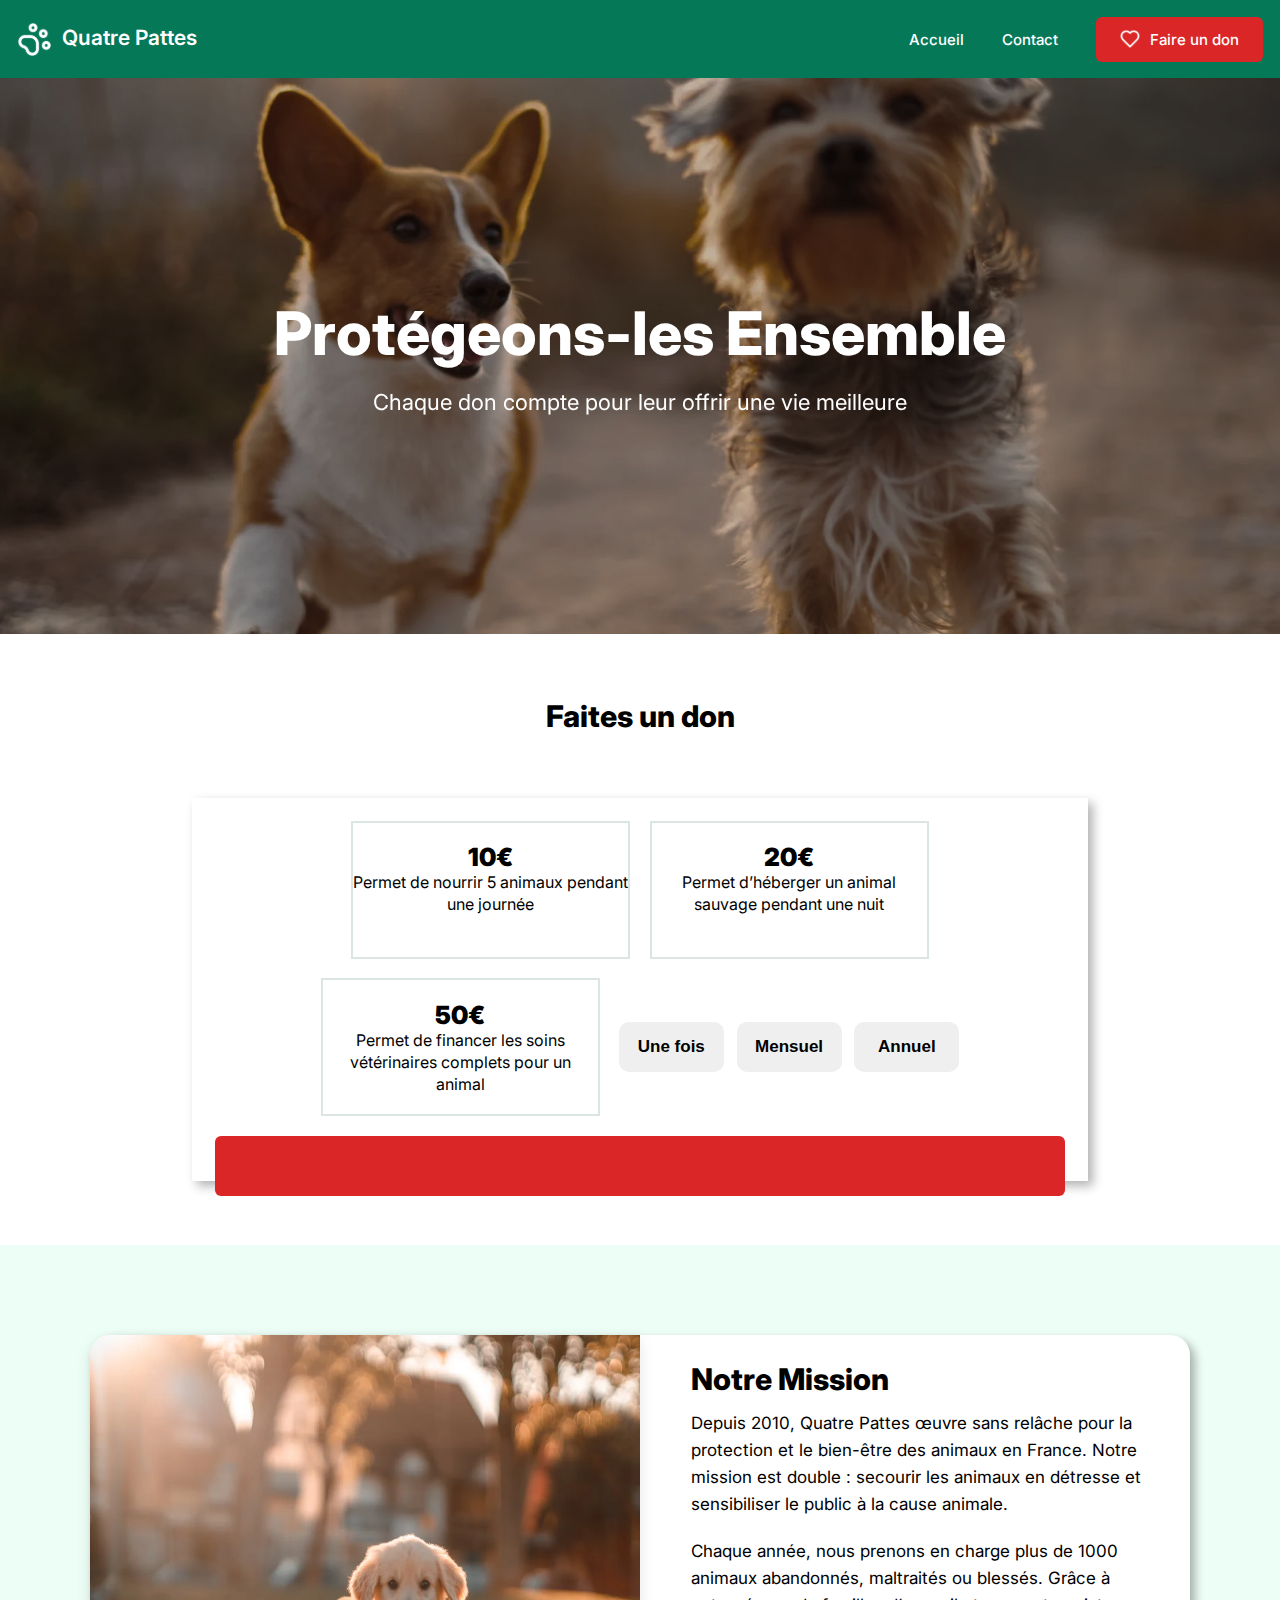
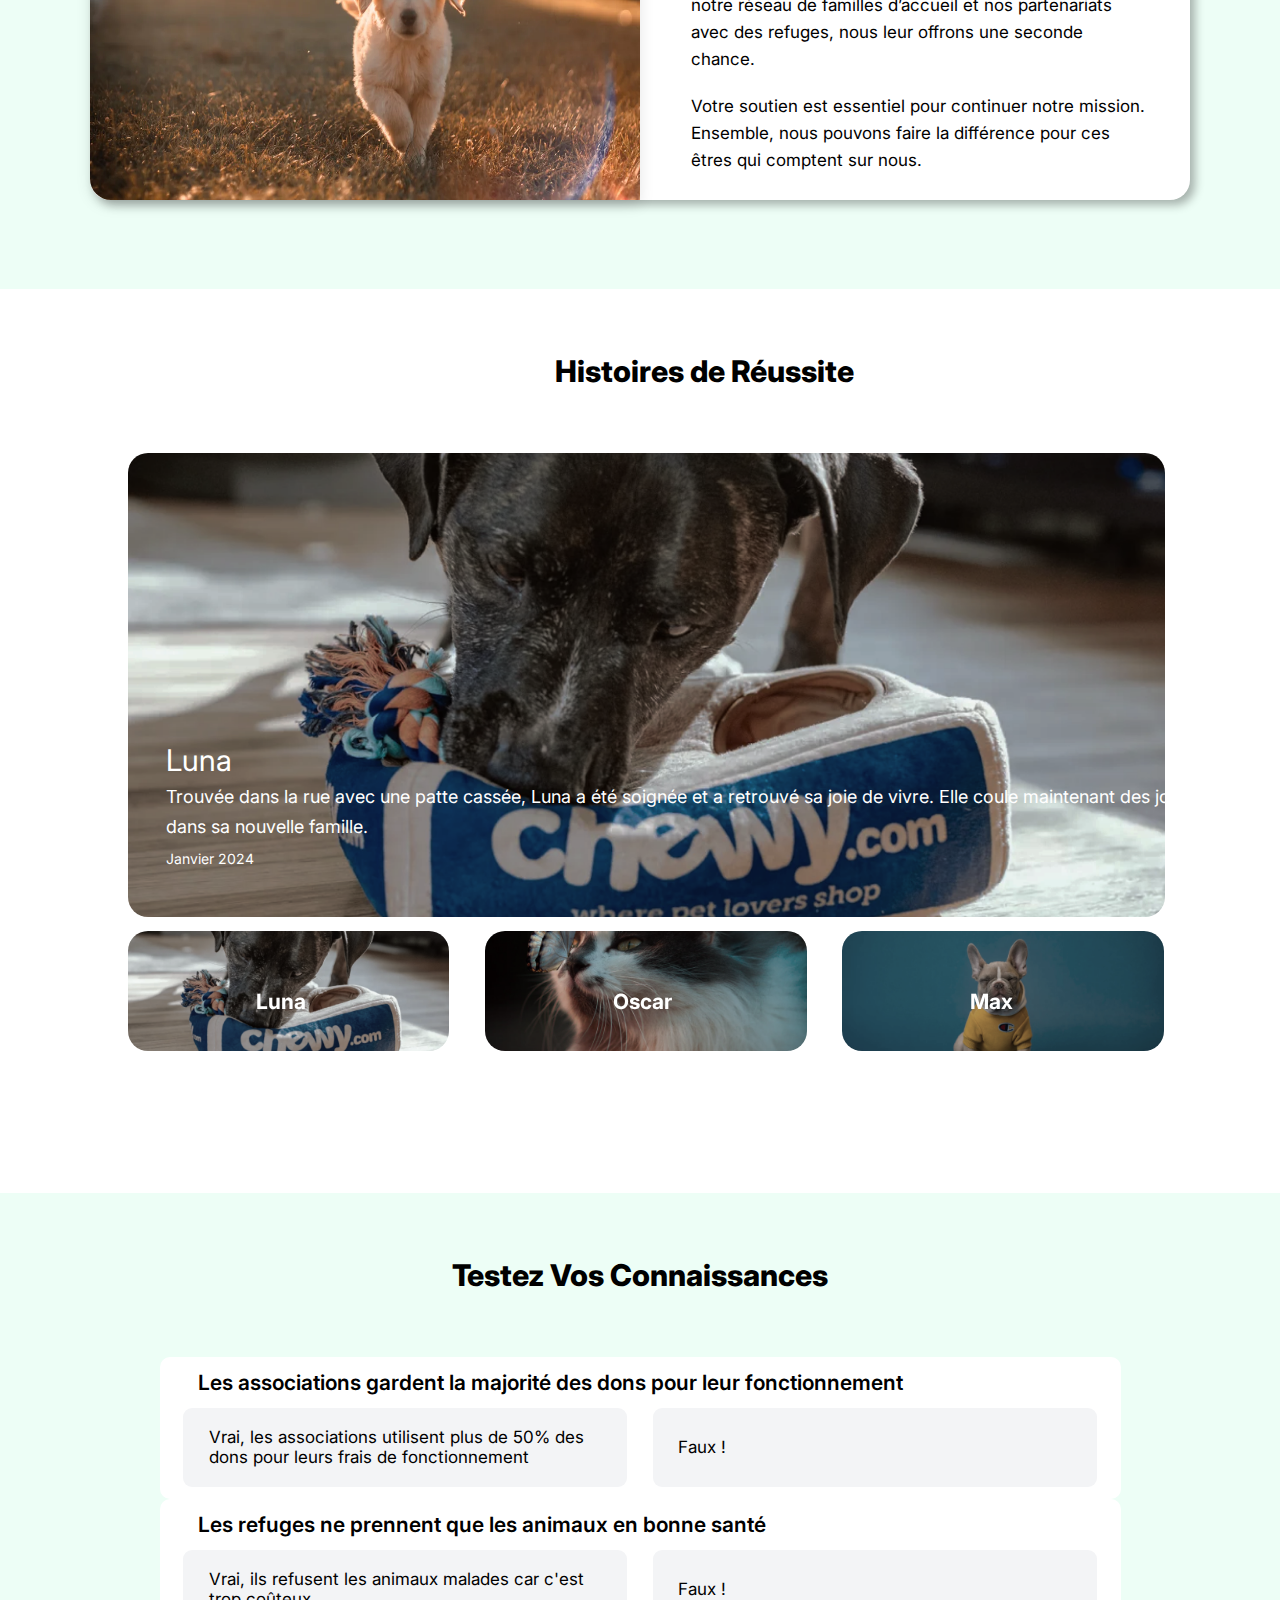
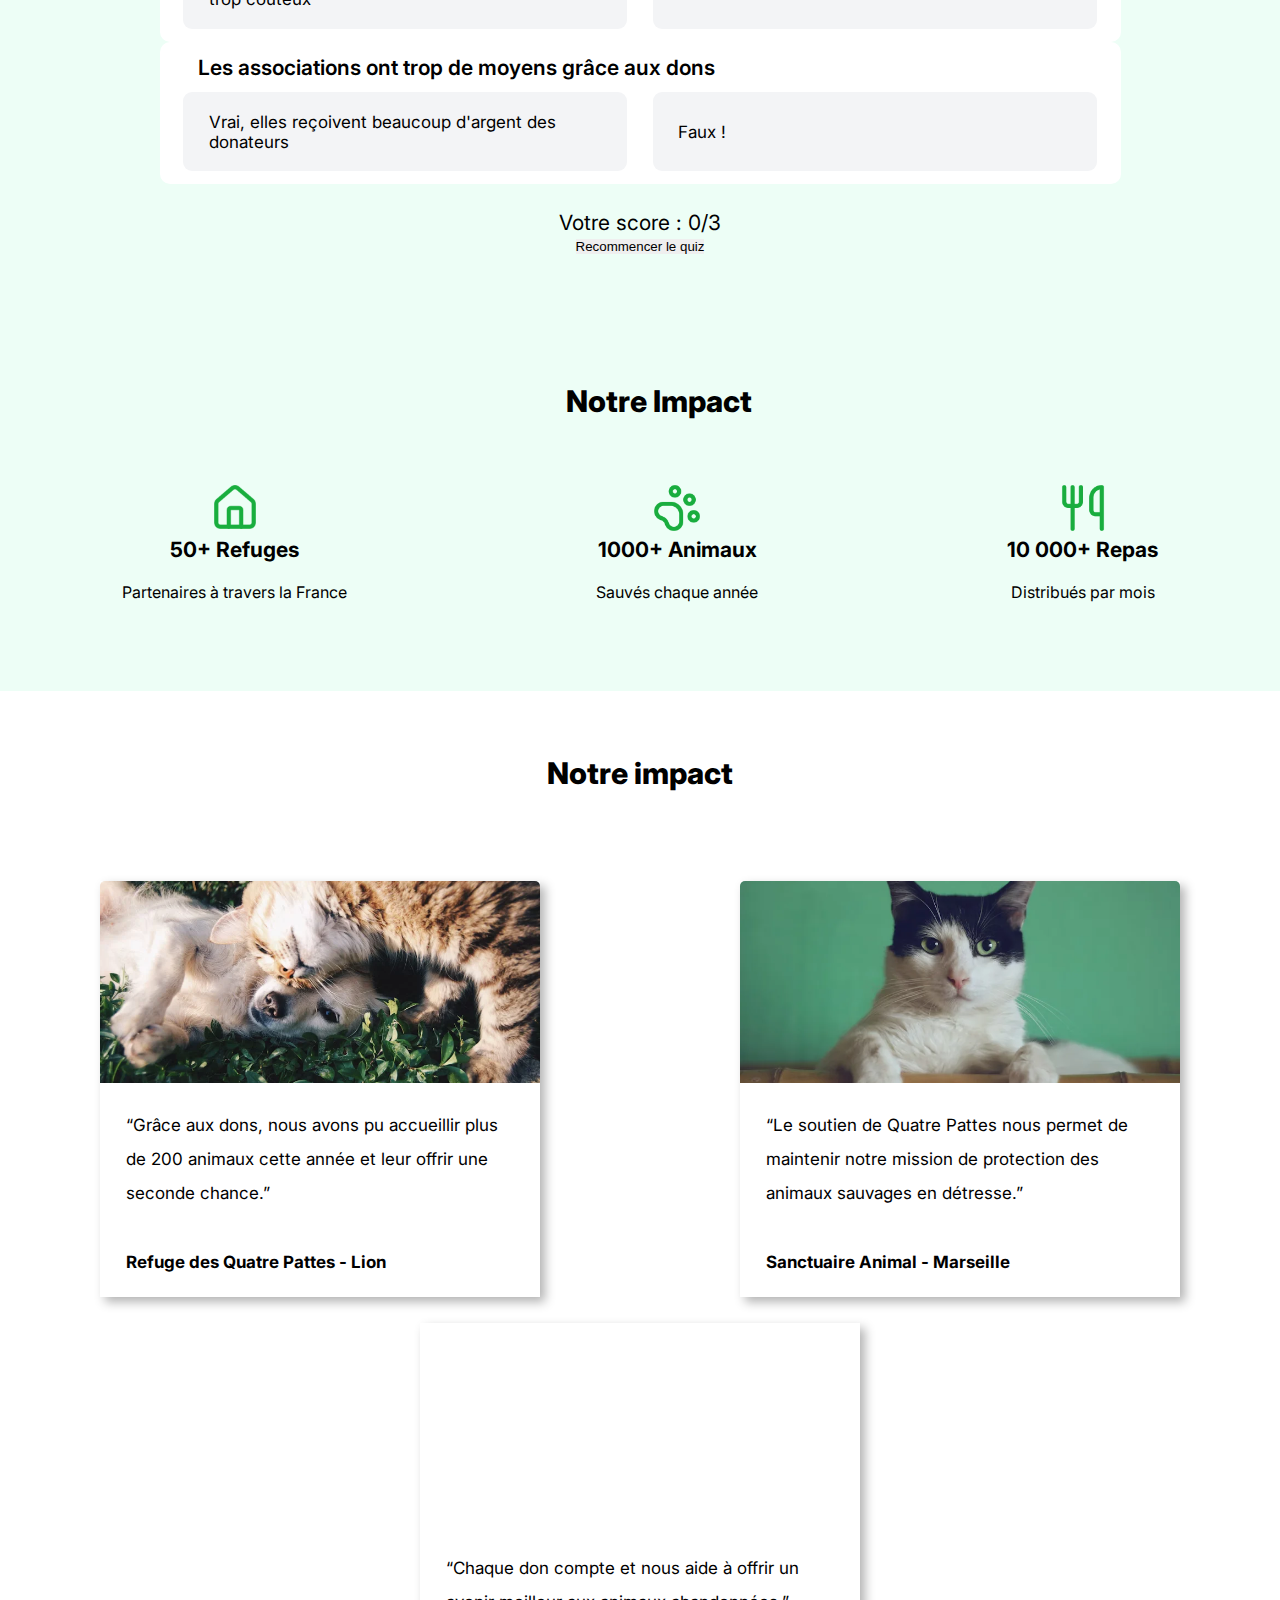
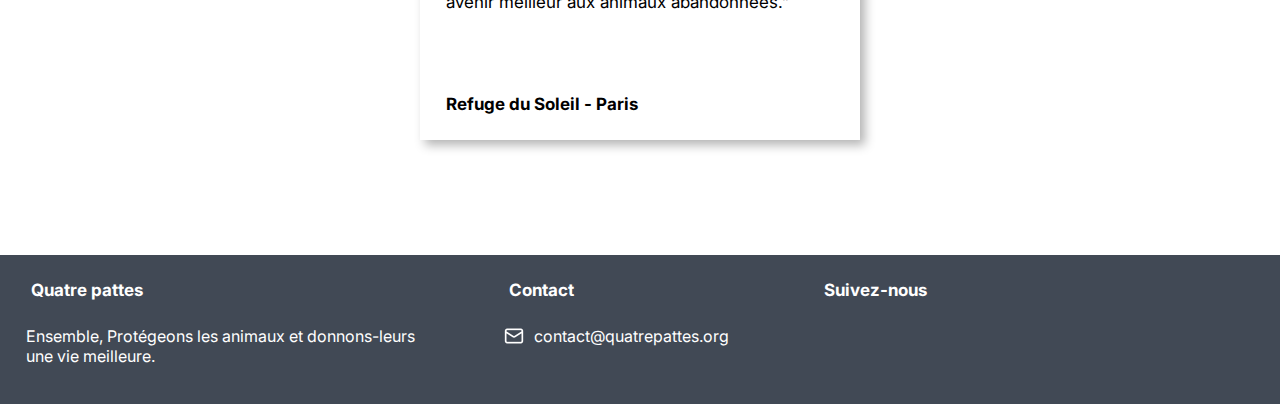
<file: index.html>
<!DOCTYPE html>
<html lang="fr">

<head>
    <meta charset="UTF-8">
    <meta name="viewport" content="width=device-width, initial-scale=1.0">
    <title>Quatre Pattes</title>

    <link rel="icon" type="image/svg" href="img/logo_icones/Logo_blanc.svg">
    <link rel="preconnect" href="https://fonts.googleapis.com">
    <link rel="preconnect" href="https://fonts.gstatic.com" crossorigin>
    <link href="https://fonts.googleapis.com/css2?family=Inter:wght@100..900&display=swap" rel="stylesheet">
    <link rel="stylesheet" href="style.css/global.css">
</head>

<body>

    <!-- HEADER -->

    <header class="header">
        <div class="x">
            <a href="#" class="retour-accueil">
                <img src="img/logo_icones/Logo_blanc.svg" alt="Logo de Quatre Pattes">
                <span>Quatre Pattes</span>
            </a>
            <img src="img/logo_icones/icone_x_blanc.webp" alt="icone fermeture menu deroulant" class="cacher">
        </div>
        <nav class="nav">
            <ul class="nav_liens">
                <li><a href="index.html" aria-label="Lien vers la page d'accueil">Accueil</a></li>
                <li><a href="formulaire.html" aria-label="Lien vers la page Contact">Contact</a></li>
                <li>
                    <a href="index.html" aria-label="Lien vers la page : Faire un don." class="button_header">
                        <img src="img/logo_icones/icone_coeur_blanc.svg" alt="Icône cœur">Faire un don
                    </a>
                </li>
            </ul>
        </nav>
    </header>


    <!-- HERO -->

    <main>
        <section id="hero">
            <div class="titre_hero">
                <h1>Protégeons-les Ensemble</h1>
                <br>
                <span>Chaque don compte pour leur offrir une vie meilleure</span>
            </div>
        </section>

        <h2>Faites un don</h2>

        <!-- SECTION 1 -->

        <section id="s1">
            <div class="conteneur_shadow">
                <!-- 10 -->
                <div class="border_grey" tabindex="0">
                    <span class="dix">10€</span>
                    <p>Permet de nourrir 5 animaux <br class="br">pendant une journée</p>
                </div>

                <!-- 20 -->
                <div class="border_grey" tabindex="0" data-amount="20">
                    <span class="vingt">20€</span>
                    <p>Permet d’héberger un animal <br class="br">sauvage pendant une nuit</p>
                </div>

                <!-- 50 -->
                <div class="border_grey" tabindex="0" data-amount="50">
                    <span class="cinquante">50€</span>
                    <p>Permet de financer les soins <br class="br">vétérinaires complets pour un <br> animal</p>
                </div>

                <!-- button -->
                <div class="button_conteneur">
                    <button class="button_size" id="Une fois" tabindex="0">Une fois</button>
                    <button class="button_size" id="Mensuel" tabindex="0">Mensuel</button>
                    <button class="button_size" id="Annuel" tabindex="0">Annuel</button>
                </div>

                <button class="button_header dimension_grand_button" id="Don" tabindex="0">
                    <div id="montant"></div>
                    <div id="duree"></div>
                </button>
            </div>
        </section>

        <!-- SECTION 2 -->

        <section id="s2">
            <div class="div_principal_s2">
                <img src="img/img/s2.webp" alt="bébé chien heureux qui cours sur le l'herbe" loading="lazy">
                <div>
                    <h3 class="left">Notre Mission</h3>
                    <p>Depuis 2010, Quatre Pattes œuvre sans relâche pour la protection et le
                        bien-être des animaux en France. Notre mission est double : secourir les animaux
                        en détresse et sensibiliser le public à la cause animale.
                    </p>
                    <br>
                    <p>
                        Chaque année, nous prenons en charge plus de 1000 animaux
                        abandonnés, maltraités ou blessés. Grâce à notre réseau de familles
                        d’accueil et nos partenariats avec des refuges, nous leur offrons une
                        seconde chance.
                    </p>
                    <br>
                    <p>
                        Votre soutien est essentiel pour continuer notre mission. Ensemble, nous
                        pouvons faire la différence pour ces êtres qui comptent sur nous.
                    </p>
                </div>
            </div>
        </section>

        <!-- SECTION 3 -->

        <section id="s3">
            <h3>Histoires de Réussite</h3>
            <div class="contenair_image_principal">
                <div class="div_image_principal">
                    <img id="img_1" src="img/img/s3_principal.png" alt="Photo de luna qui mord dans son jouet"
                        loading="lazy">
                    <p class="nom_gros">Luna</p>
                    <p class="description">Trouvée dans la rue avec une patte cassée, Luna a été soignée et a retrouvé
                        sa joie de vivre. Elle coule maintenant des jours heureux dans sa nouvelle famille.</p>
                    <p class="date">Janvier 2024</p>
                </div>
            </div>

            <div class="img-miniatures">
                <div class="div_image_principal">
                    <img src="img/img/s3_principal_miniature.png" alt="Photo miniature de luna" loading="lazy"
                        tabindex="0" onclick="galerie2()">
                    <p class="nom">Luna</p>
                </div>
                <div class="div_image_principal">
                    <img src="img/img/s3_chat.png" alt="Photo de Oscar, chat noir et blanc" loading="lazy" tabindex="0"
                        onclick="galerie3()">
                    <p class="nom">Oscar</p>
                </div>
                <div class="div_image_principal">
                    <img src="img/img/s3_bulldog.png" alt="Photo de Max, bulldog français" loading="lazy" tabindex="0"
                        onclick="galerie4()">
                    <p class="nom">Max</p>
                </div>
            </div>
        </section>


        <!-- SECTION 4 -->

        <!-- QUIZZ -->

        <section id="s4">
            <h4>Testez Vos Connaissances</h4>

            <!-- Première question -->
            <div class="contenaire_questions">
                <p class="quizz">Les associations gardent la majorité des dons pour leur fonctionnement</p>
                <div class="question-reponse">
                    <div class="mauvaise_reponse">
                        <p>
                            <img class="icone_faux" src="img/logo_icones/icone_x_rouge.webp"
                                alt="icone réponse non validé">
                            Vrai, les associations utilisent plus de 50% des dons pour leurs frais de fonctionnement
                        </p>
                    </div>
                    <div class="bonne_reponse">
                        <p>Faux !</p>
                    </div>
                    <div class="hidden">
                        <p>
                            <img class="icone_vrai" src="img/logo_icones/icone_chevron_vert.webp"
                                alt="icone réponse validé">
                            Faux ! Chez Quatre Pattes, 85% des dons sont directement utilisés pour les animaux. Seuls
                            15% servent aux frais de fonctionnement essentiels.
                        </p>
                    </div>
                </div>
            </div>

            <!-- Deuxième question -->
            <div class="contenaire_questions">
                <p class="quizz">Les refuges ne prennent que les animaux en bonne santé</p>
                <div class="question-reponse">
                    <div class="mauvaise_reponse">
                        <p>
                            <img class="icone_faux" src="img/logo_icones/icone_x_rouge.webp"
                                alt="icone réponse non validé">
                            Vrai, ils refusent les animaux malades car c'est trop coûteux
                        </p>
                    </div>
                    <div class="bonne_reponse">
                        <p>Faux !</p>
                    </div>
                    <div class="hidden">
                        <p>
                            <img class="icone_vrai" src="img/logo_icones/icone_chevron_vert.webp"
                                alt="icone réponse validé">
                            Faux ! Nous accueillons tous les animaux, quel que soit leur état de santé. Chaque vie
                            compte !
                        </p>
                    </div>
                </div>
            </div>

            <!-- Troisième question -->
            <div class="contenaire_questions">
                <p class="quizz">Les associations ont trop de moyens grâce aux dons</p>
                <div class="question-reponse">
                    <div class="mauvaise_reponse">
                        <p>
                            Vrai, elles reçoivent beaucoup d'argent des donateurs
                        </p>
                    </div>
                    <div class="bonne_reponse">
                        <p>Faux !</p>
                    </div>
                    <div class="hidden">
                        <p>
                            <img class="icone_vrai" src="img/logo_icones/icone_chevron_vert.webp"
                                alt="icone réponse validé">
                            Faux ! Les besoins sont immenses et constants. Chaque don est précieux pour sauver plus
                            d'animaux.
                        </p>
                    </div>
                </div>
            </div>

            <!-- Section Score -->
            <div id="scoreSection">
                <p id="scoreMessage">Votre score : <span id="score">0</span>/3</p>
                <button id="recommencerQuiz">Recommencer le quiz</button>
            </div>
        </section>


        <!-- SECTION 5 -->

        <h5 class="vert">Notre Impact</h5>


        <section id="s5">
            <ul>
                <li>
                    <img src="img/logo_icones/icone-maison_vert.webp" alt="icone vert repas : fourchette, couteaux.">
                </li>
                <li class="size_s5">
                    50+ Refuges
                </li>
                <br>
                <li class="padding">
                    Partenaires à travers la France
                </li>
            </ul>

            <ul>
                <li>
                    <img src="img/logo_icones/icone_logo_vert.webp" alt="icone maison de couleur verte.">
                </li>
                <li class="size_s5">
                    1000+ Animaux
                </li>
                <br>
                <li class="padding">
                    Sauvés chaque année
                </li>
            </ul>

            <ul>
                <li>
                    <img src="img/logo_icones/icone_repas_vert.webp" alt="icone vert logo Quatre Pattes">
                </li>
                <li class="size_s5">
                    10 000+ Repas
                </li>
                <br>
                <li class="padding">
                    Distribués par mois
                </li>
            </ul>

        </section>

        <!-- SECTION 6 -->

        <h6>Notre impact</h6>

        <section id="s6">
            <ul class="liste_article">
                <li>
                    <article class="s6_article">
                        <img src="img/img/s6_chat_chien.webp" alt="un chat et un chien qui ce câline sur de l'herbe"
                            loading="lazy" />
                        <div>
                            <p>
                                “Grâce aux dons, nous avons pu accueillir plus de 200 animaux cette année et leur offrir
                                une seconde chance.”
                            </p>
                            <span class="bold">
                                Refuge des Quatre Pattes - Lion
                            </span>
                        </div>
                    </article>
                </li>

                <li>
                    <article class="s6_article">
                        <img src="img/img/s6_chat.webp" alt="Chat noir et blanc" loading="lazy" />
                        <div>
                            <p>
                                “Le soutien de Quatre Pattes nous permet de maintenir notre mission de protection des
                                animaux sauvages en détresse.”
                            </p>
                            <span class="bold">
                                Sanctuaire Animal - Marseille
                            </span>
                        </div>
                    </article>
                </li>

                <li>
                    <article class="s6_article">
                        <img src="img/img/s6_pate_chat.webp" alt="Chat qui pose sa patte sur une main" loading="lazy" />
                        <div>
                            <p>
                                “Chaque don compte et nous aide à offrir un
                                avenir meilleur aux animaux abandonnées.”
                            </p>
                            <span class="bold">
                                Refuge du Soleil - Paris
                            </span>
                        </div>
                    </article>
                </li>
            </ul>
        </section>
    </main>

    <footer class="footer">
        <ul>
            <li class="bold">
                Quatre pattes
            </li>
            <li class="left">
                Ensemble, Protégeons les animaux et donnons-leurs
                <br>
                une vie meilleure.
            </li>
        </ul>
        <ul>
            <li class="bold">
                Contact
            </li>
            <li class="left">
                <img src="img/logo_icones/icone_mail_blanc.webp"
                    alt="icone enveloppe accompagnant la mail de Quatre Pattes">
                <a href="#">contact@quatrepattes.org</a>
            </li>
        </ul>
        <ul>
            <li class="bold">
                Suivez-nous
            </li>
        </ul>
    </footer>
    <script src="script.js"></script>
</body>

</html>
</file>
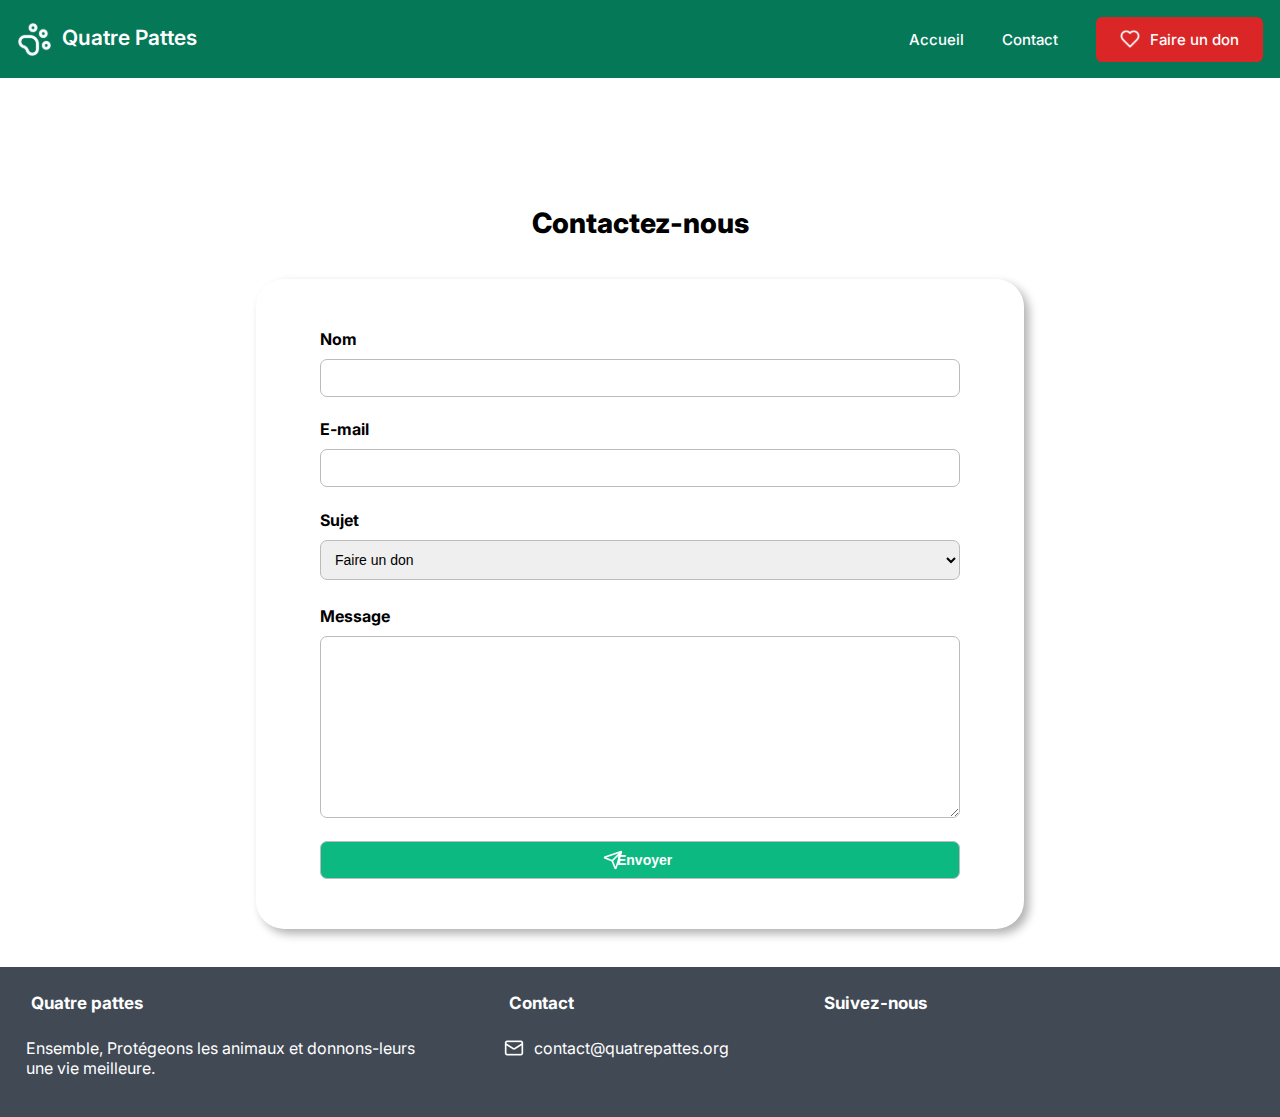
<file: formulaire.html>
<!DOCTYPE html>
<html lang="fr">

<head>
    <meta charset="UTF-8">
    <meta name="viewport" content="width=device-width, initial-scale=1.0">
    <title>Formulaire de contact - Quatre Pattes</title>

    <link rel="icon" type="image/svg" href="img/logo_icones/Logo_blanc.svg">
    <link rel="preconnect" href="https://fonts.googleapis.com">
    <link rel="preconnect" href="https://fonts.gstatic.com" crossorigin>
    <link href="https://fonts.googleapis.com/css2?family=Inter:wght@100..900&display=swap" rel="stylesheet">
    <link rel="stylesheet" href="style.css/global.css">
</head>

<body>

    <!-- HEADER -->

    <header class="header">
        <a href="index.html" aria-label="Lien vers la page d'accueil" class="retour-accueil">
            <img src="img/logo_icones/Logo_blanc.svg" alt="Logo de Quatre Pattes">
            <span>Quatre Pattes</span>
            <img src="img/logo_icones/icone_x_blanc.webp" alt="icone fermeture menu deroulant" class="cacher">
        </a>
        <nav class="nav">
            <ul class="nav_liens">
                <li><a href="index.html" target="_blank" aria-label="Lien vers la page d'accueil">Accueil</a></li>
                <li><a href="formulaire.html" target="_blank" aria-label="Lien vers la page Contact">Contact</a></li>
                <li><a class="button_header" href="index.html" aria-label="Lien vers la page : Faire un don.">
                        <img src="img/logo_icones/icone_coeur_blanc.svg" alt="Icône cœur"> Faire un don
                    </a></li>
            </ul>
        </nav>
    </header>

    <main>

        <h1 class="noir">Contactez-nous</h1>

        <div class="shadow_form">

            <form id="formulaire" onsubmit="return validerFormulaire()">

                <div class="form">
                    <label for="nom">Nom</label>
                    <input type="text" id="nom">
                    <div id="error-nom" class="error"></div>
                </div>

                <div class="form">
                    <label for="email">E-mail</label>
                    <input type="email" id="email">
                    <div id="error-email" class="error"></div>
                </div>

                <div class="form">
                    <label>Sujet</label>
                    <select>
                        <option value="Faire un don">Faire un don</option>
                        <option value="Devenir bénévole">Devenir bénévole</option>
                        <option value="Question générale">Question générale</option>
                    </select>
                </div>

                <div class="form pad">
                    <label for="message">Message</label>
                    <textarea id="message" rows="10"></textarea>
                    <div id="error-message" class="error"></div>
                </div>

                <input type="submit" value="Envoyer" class="button_form">
            </form>
        </div>

        <!-- FOOTER  -->


    </main>

    <footer class="footer">
        <ul>
            <li class="bold">
                Quatre pattes
            </li>
            <li class="left">
                Ensemble, Protégeons les animaux et donnons-leurs
                <br>
                une vie meilleure.
            </li>
        </ul>
        <ul>
            <li class="bold">
                Contact
            </li>
            <li class="left">
                <img src="img/logo_icones/icone_mail_blanc.webp"
                    alt="icone enveloppe accompagnant la mail de Quatre Pattes">
                <a href="#">contact@quatrepattes.org</a>
            </li>
        </ul>
        <ul>
            <li class="bold">
                Suivez-nous
            </li>
        </ul>
    </footer>

    <script src="script.js"></script>

</body>


</html>
</file>
<file: style.css/global.css>
@import url(header.css);
@import url(hero.css);
@import url(s1.css);
@import url(s2.css);
@import url(s3.css);
@import url(s4.css);
@import url(s5.css);
@import url(s6.css);
@import url(footer.css);
@import url(formulaire.css);

* {
    margin: 0;
    padding: 0;
    box-sizing: border-box;
}

:root {
    --font-family: "Inter", sans-serif;

    --header_vert: #057858;
    --button_rouge: #db2627;
    --button_gris: #f3f4f6;
    --border_grise: #dbe6e1;
    --border_vert_button: #0cb981;
    --background_vert: #edfef6;
    --blanc: #fff;
    --footer: #414955;

    --font-size_60: 60px;
    --font-size_30: 30px;
    --font-size_28: 28px;
    --font-size_25: 25px;
    --font-size_22: 22px;
    --font-size_21: 21px;
    --font-size_17: 17px;
    --font-size_18: 18px;
    --font-size_15: 15px;
    --font-size_14: 14px;
    --font-size_12: 12px;
    --font-size_10: 10px;
}

body {
    font-family: var(--font-family);
}

h1 {
    font-size: var(--font-size_60);
    font-weight: 800;
    color: var(--blanc);
    text-align: center;
}

h2,
h3,
h4,
h5,
h6 {
    font-size: var(--font-size_30);
    font-weight: 800;
    text-align: center;
    padding: 5vw;
}

a {
    text-decoration: none;
}

a:hover {
    cursor: pointer;
}

li {
    list-style: none;
}

button {
    border: none;
}
</file>
